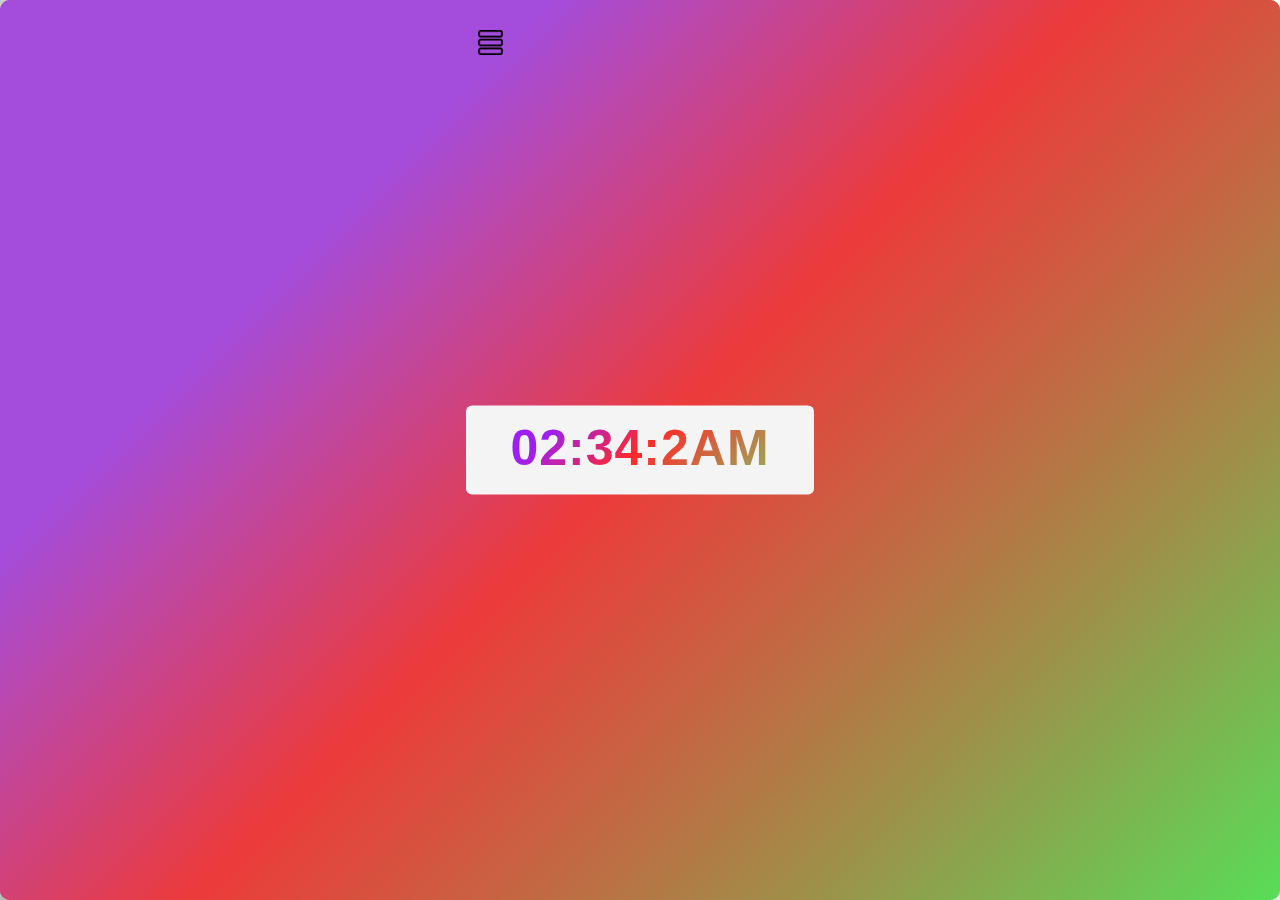
<file: index.html>
<!DOCTYPE html>
<html lang="pt-br">

<head>
    <meta charset="UTF-8">
    <meta http-equiv="X-UA-Compatible" content="IE=edge">
    <meta name="viewport" content="width=device-width, initial-scale=1.0">
    <title>Joel</title>
    <link rel="stylesheet" href="horas.css">
    <link rel="stylesheet" href="index.css">

     
</head>

<body>

    <input type="checkbox" id="chec">
    <label  for="chec">
        <img src="img/icon_traco_branco.png" alt="menu" id="icone">
    </label>
    <nav>
        <ul id="menu">

            <li>
                <a href="index.html" id="q1">Home</a>
            </li>
            <li>
                <a href="logo.html" id="q2">Login</a>
            </li>
            <li>
                <a href="contact.html" id="q3">Contato</a>
            </li>
        </ul>
    </nav>
   
    <header>
       
        <div class="center">
            <img src="./img/chuck.jpg"></img>
        </div>

        <h1>Joel Roldão de Oliveira</h1>

        <div class="wrapper" >
            <div class="hora">
                <div class="time">12:00:00 PM</div>
            </div>
            <span>
    
            </span>
            <span></span>
            <script>
                setInterval(function(){
                    const time = document.querySelector(".time");
                    let date = new Date();
                    let hours = date.getHours();
                    let minutes = date.getMinutes();
                    let seconds = date.getSeconds();
                    let day_night = "AM"
                    if(hours > 24){
                        day_night = "PM";
                        hours = hours - 12;
                    }
                    if(hours < 10){
                        hours = "0" + hours;
                    }
                    if(minutes < 10){
                        hours = "0" + minutes;
                    }
                    if(seconds < 10){
                        hours = "0" + seconds;
                    }
                    time.textContent = hours + ":"+ minutes + ":"+ seconds + "" + day_night;
    
                })
            </script>>
        </div>
       
        <h2>Desenvolvedor Web</h2>
    </header>
    <main>
        <!-- <section>
            <h3>Sobre mim </h3>
            <p>
               Sou determinado
            </p>
            
        </section>-->
       <!---- <div class="center"><img src="./img/loroing.gif" alt="loroing" class="gif"></div>-->
    </main>

    <!-- <div class="btn">enviar</div>-->
    <div class="card-container">
        
          <img src="./img/welcome.gif" alt="snoop" class="card" class="gif">
     
    </div>   
    
    <footer>
        <p>Site criado por <a href="https://github.com/joelck007" id="q4">Joel Roldão de Oliveira</a></p>
    </footer>

</html>
</file>
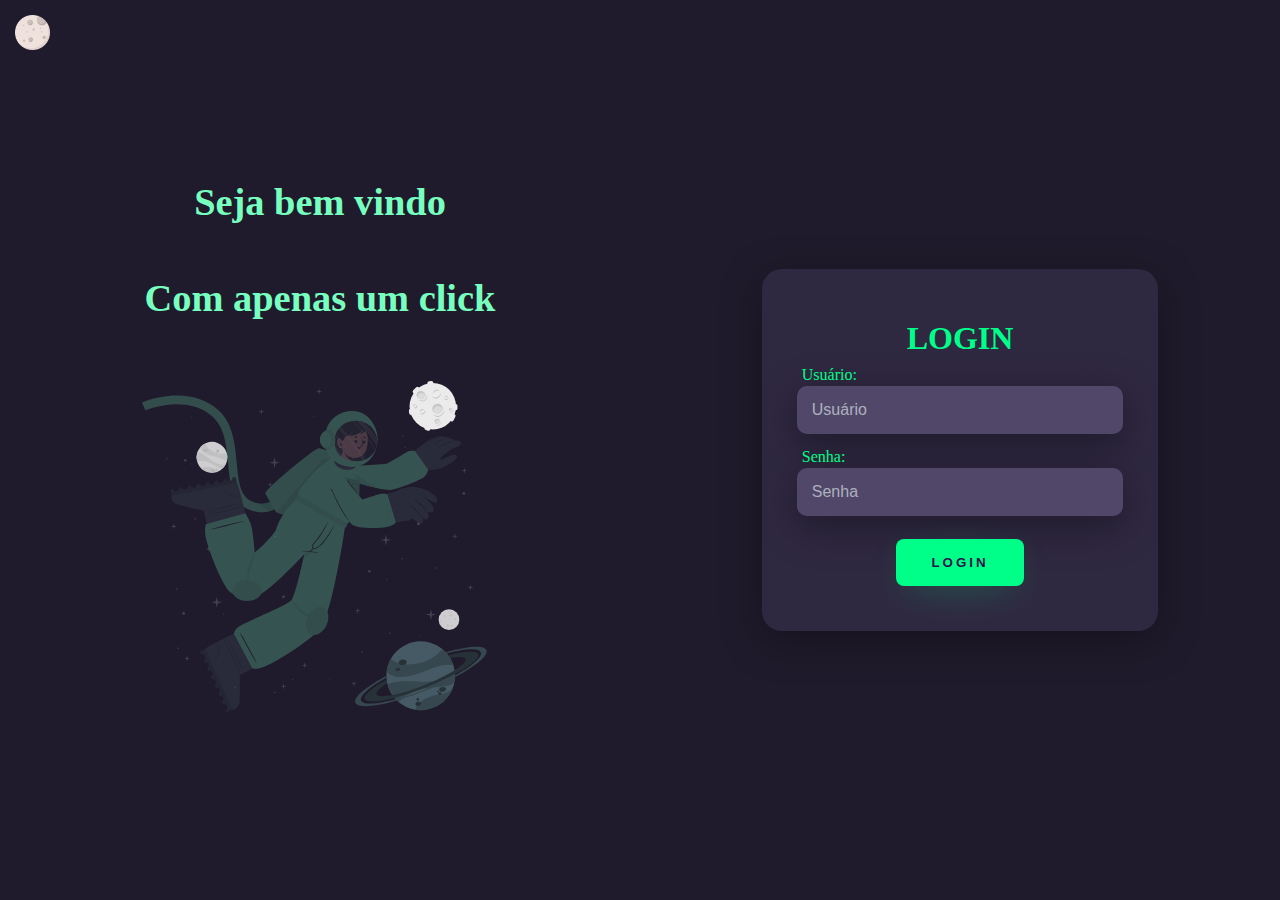
<file: logo.html>
<!DOCTYPE html>
<html lang="pt-br">

<head>
    <meta charset="UTF-8">
    <meta http-equiv="X-UA-Compatible" content="IE=edge">
    <meta name="viewport" content="width=device-width, initial-scale=1.0">
    <link rel="stylesheet" href="style.css">
    <link rel="stylesheet" href="barra_ltlogo.css">


    <title>Login</title>
</head>

<body>
    
    <input type="checkbox" id="chec">
    <label for="chec">
        <img src="img/incone_lua.png" alt="menu" id="icone">
    </label>
    <nav>
        <ul id="menu">

            <li>
                <a href="index.html" id="H1">Home</a>
            </li>
            <li>
                <a href="logo.html" id="L1">Login</a>
            </li>
            <li>
                <a href="contact.html" id="C1">Contato</a>
            </li>
        </ul>
    </nav>

    <div class="main-login">
        <div class="left-login">
            <h1>Seja bem vindo</h1>
            <h1>Com apenas um click</h1>
            <img src="./img/astro.svg" class"left-login-image" alt="astro animacao" class="center" width="410px" height="400
            px">
        </div>
        <div class="right-login">
            <div class="card-login">
                <h1>LOGIN</h1>
                <div class="textfield">
                    <label for="usuario">Usuário:</label>
                    <input type="text" name="usuario" placeholder="Usuário">
                </div>
                <br>
                <div class="textfield">
                    <label for="senha">Senha:</label>
                    <input name="senha" type="password" placeholder="Senha">
                </div>
                <button class="btn-login" onclick="showLoginMessage()">Login</button>
            </div>

            <script>
                function showLoginMessage() {
                    alert("Seja bem Vindo.");
                }
            </script>
        </div>
    </div>

</body>

</html>
</file>
<file: horas.css>
* {
  margin: 0px;
  padding: 0px;
  box-sizing: border-box;
  font-family: sans-serif;
}
html,
body {
  
  
  place-items: center;
}

.wrapper {
  display: inline-block;
  background-size: cover;
  width: 365px;
  height: 91px;
  background: linear-gradient(135deg, #a44ddd 25%, #ec3b3b 50%, #5d5d 100%);
  border-radius: 10px;
  cursor: default;
  animation: animate 1.5s linear infinite;
  
}

.wrapper .hora {
  
 
  transform: translate(-50%, -50%);
  background: #f5f4f4;
  border-radius: 6px;
  width: 348px;
  height: 89px;
  text-align: center;
  z-index: 99;
  background-size: cover;
}
.wrapper .hora .time {
  line-height: 85px;
  font-size: 50px;
  font-weight: 600;
  letter-spacing: 1px;
  background: linear-gradient(135deg, #9e1ff3 25%, #ff2929 50%, #5d5d 100%);
  -webkit-background-clip: text;
  -webkit-text-fill-color: transparent;
  animation: animate 1.5s linear infinite;
}
.wrapper .hora,
.wrapper span {
  position: absolute;
  top: 50%;
  left: 50%;
  transform: translate(-50%, -50%);
  background-size: cover;
}
.wrapper span {
  width: 100%;
  height: 100%;
  background: inherit;
  border-radius: 10px;
}
.wrapper span:first-child {
  filter: blur(10px);
}
span:last-child {
  filter: blur(20px);
}
@keyframes animate {
  100% {
    filter: hue-rotate(360deg);
  }
}
</file>
<file: index.css>
/*para index e contact do html*/
body{
    /*color: aliceblue; /* cor da letra*/
    /*background-color: black; /*cor de fundo*/
    background: url('img/wallpaper004.jpg');
    
}
nav{
    background-color:  rgba(1, 7, 19, 0.288);
    width: 350px;
    height: 100%;
    position: absolute;
    left: -350px;
    transition: all .5s;
     list-style-type: none; 
}
ul{
    /*display:flex; /* coloca um do lado do outro*/
    /*justify-content: space-between;/*um espaço pro outro*/
    list-style-type: none; /*tira as bolinhas da frente*/
    /*align-items: center; /* verdicamente alinhando ao centro */
    padding: 5px; /* distancia um pouquinha de cima e de baixo*/
    font-weight: 700;/*fonte da letra em ser grossa ou fina*/
    
    top:50px;
    position: absolute;
    width: 100%;
}

nav a{
    color: rgb(253, 253, 253);/*cor do link*/
text-decoration: none; /* tirando a linha do link*/
display: block;
padding: 20px 5px;

}
nav a:hover{
background-color: rgba(245, 1, 54, 0.473) ;
color: rgba(83, 0, 0, 0.973);}


input[type="checkbox"]:checked ~ nav{
    transform: translateX(350px);
}
label{
    
    padding: 30px;
    position: absolute;
    z-index: 1; /*ele faz que esse elemento fica na frante do outro*/
}
img#icone{
    width: 25px; /* tamanho do icone*/
    display: flex;
    
  }
input[type="checkbox"]{
    display: none;
}

header{
   padding: 10px;
    text-align: center;

}

section{
    text-align: center;
}

header img{
    width: 150px; /*estilizar a imagem*/
    height: 150px; /*altura*/
    border-radius: 60%; /* borda da foto pra deixar rendonda*/
    border: 5px solid #8a1807d5; /* a cor da borda pada foto*/
}

.center{
    text-align: center; /*para centralizar os elemento que esta no centro*/
}

h1,h4{
    color:#640707da;
    text-align: center;
}

h2,h3,p{
    color: rgba(119, 6, 6, 0.993);
    text-align: center;
}

footer{
    text-align: center; /*para centralizar os elemento que esta no centro*/
   
}

.btn{
    padding: 10px 6px;
    width: 50px;
    color: #14023f;
    background: #175505;
    cursor: pointer;
    border: 1px solid #042b06;
   text-align: center;
   user-select: none;
   cursor: pointer;
}

.btn:hover{
    background: rgb(128, 5, 5);
}

img#icone{
    cursor: pointer;
    transition: 0.2s ease-in-out;
}

img#icone:hover{
    transform: scale(1.10);
}


.card-container {
    width: 90%;
    height: 50vh;
    display:flex;
    justify-content: center;
    align-items: center;
  }
  
  .card {
    width: 300px;
    height: 150px;
    background-color: #f1f1f100;
    border-radius: 10px;
    padding: 20px;
    text-align: center;
    animation: moveCard 5s ease-in-out infinite;
  }

  img#gif{
    position: center;
  }
  
  @keyframes moveCard {
    0% {
      transform: translateX(0);
    }
    50% {
      transform: translateX(200px);
    }
    100% {
      transform: translateX(0);
    }
  }
  
  footer,p,a#q4{
    background-color: rgba(255, 255, 255, 0);
    color: rgb(78, 2, 2);
    text-align: center;
text-decoration: none; /* tirando a linha do link*/
}
  
@media screen and (max-width: 839px) {

    nav a{
    padding: 15px 10px;
    }

*{
    margin: 0;
    padding: 0;
}

}
</file>
<file: style.css>
/* Para html do project*/
@import url('https://fonts.googleapis.com/css2?family=Noto+Sans:wght@400;700&family=Poppins:wght@300;500;800&display=swap');

body {
    padding: 0;
    margin: 0;
}



.main-login {
    width: 100vw;
    
    background: #201b2c;
    display: flex;
    justify-content: center;
    align-items: center;
}



.left-login {
    width: 50vw;
    height: 10vh;
    display: flex;
    justify-content: center;
    align-items: center;
    flex-direction: column;
}

.left-login>h1 {
    color: #77ffc0;
    font-size: 3vw;
}

.left-login-image {
    width: 35vw;

}

.right-login {
    width: 50vw;
    height: 100vh;
    display: flex;
    justify-content: center;
    align-items: center;
}

.card-login {
    width: 50 px;
    display: flex;
    justify-content: center;
    align-items: center;
    flex-direction: column;
    padding: 30px 35px;
    background: #2f2841;
    border-radius: 20px;
    box-shadow: 0px 10px 40px #00000056;
}

.card-login>h1 {
    color: #00ff88;
    font-weight: 800;
    margin: 10;
}

.textfield {
    display: flex;
    flex-direction: column;
    align-items: flex-start;
    margin: 8px 0px;
}

.textfield>input {
    width: 25.5vw;
    border: none;
    border-radius: 10px;
    padding: 15px;
    background: #514869;
    color: #ffffff;
    font-size: 12pt;
    box-shadow: 0px 10px 40px #00000056;
    outline: none;
    box-sizing: border-box;
    background-size: cover;
}

.textfield>label {
    color: #00ff88;
    margin: -35px -10px;
}

.textfield>input::placeholder {
    color: #f0ffff94;
}

.btn-login {
    width: 10vw;
    padding: 16px 0px;
    margin: 15px;
    border: none;
    border-radius: 8px;
    outline: none;
    text-transform: uppercase;
    font-weight: 800;
    letter-spacing: 3px;
    color: #2b134b;
    background: #00ff88;
    cursor: pointer;
    box-shadow: 0px 10px 40px -12px #00ff8052;
}

.btn-login:hover {
    background: #290174;
    color: #77ffc0;
    box-shadow: 0px 10px 40px -12px #350fe065;
    transition: background 1s;
}

@media only screen and (max-width: 839px) {
    .card-login {
        width: 100%;
    }
}

@media only screen and (max-width: 839px) {
    .main-login {
        flex-direction: column;
    }

    .left-login>h1 {
        display: none;
    }

    .left-login {
        width: 100%;
        height: auto;
    }

    .right-login {
        width: 100%;
        height: auto;
    }

    .left-login-image {
        width: 50vw;
    }

    .card-login {
        width: 60%;
    }


    img#icone {
        cursor: pointer;
        transition: 0.2s ease-in-out;
    }

    img#icone:hover {
        transform: scale(1.10);
    }

    .btn-login {
        width: 30vw;
    }

    .textfield>input {
        width: 100%;
       
    }
    

}
</file>
<file: barra_ltlogo.css>
nav{
    background:#5b0aa779;;
    width: 350px;
    height: 100%;
    position: absolute;
    left: -350px;
    transition: all .5s;
}
ul{
    /*display:flex; /* coloca um do lado do outro*/
    /*justify-content: space-between;/*um espaço pro outro*/
    list-style-type: none; /*tira as bolinhas da frente*/
    /*align-items: center; /* verdicamente alinhando ao centro */
    padding: 5px; /* distancia um pouquinha de cima e de baixo*/
    font-weight: 700;/*fonte da letra em ser grossa ou fina*/
    
    top:60px;
    position: absolute;
    width: 100%;
}
input[type="checkbox"]:checked ~ nav{
    transform: translateX(350px);
}
a{
    color: rgb(253, 253, 253);/*cor do link*/
    text-decoration: none; /* tirando a linha do link*/
    display: block;
    padding: 20px 5px;
    
}
a:hover{
    background-color: #290174;
    color: #00ff88;
}
label{
    
    padding: 15px;
    position: absolute;
    z-index: 1; /*ele faz que esse elemento fica na frante do outro*/
}
img#icone{
    width: 35px; /* tamanho do icone*/
    display: flex;
    
  }
input[type="checkbox"]{
    display: none;
}
</file>
